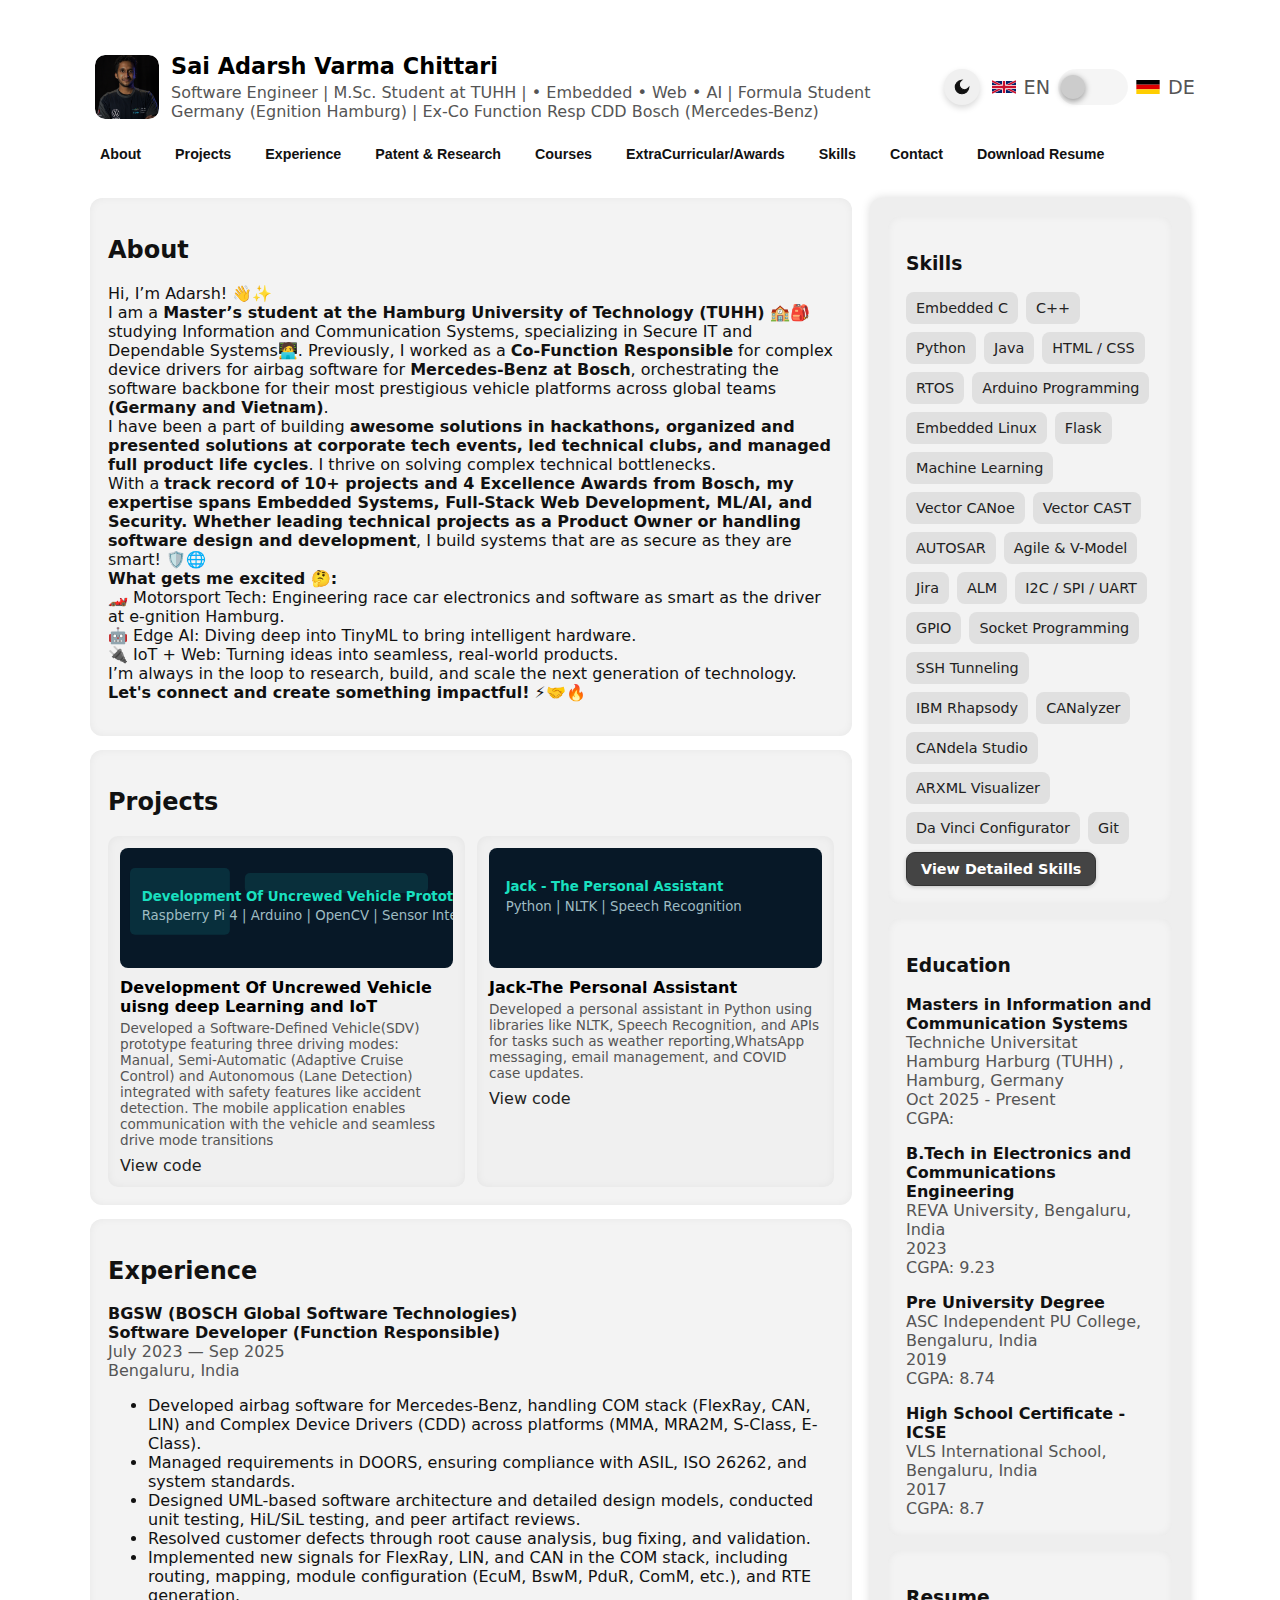
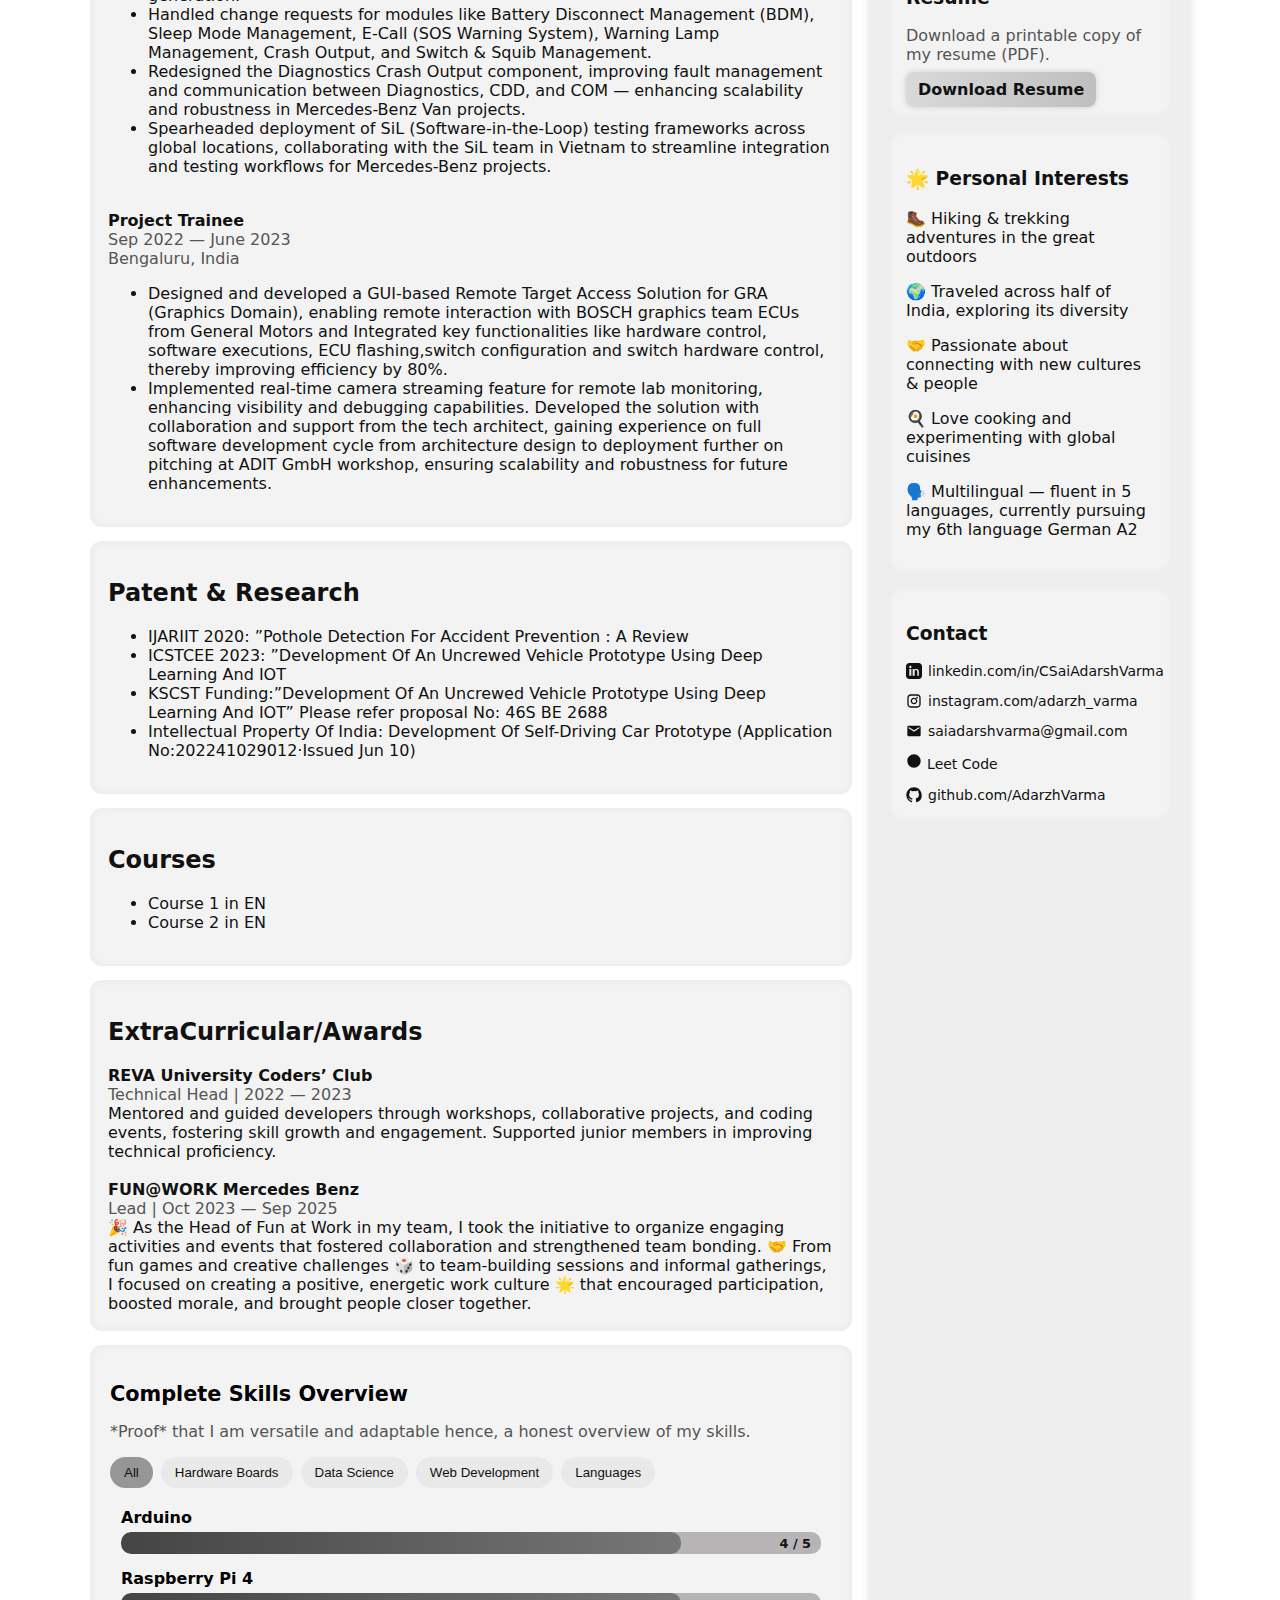
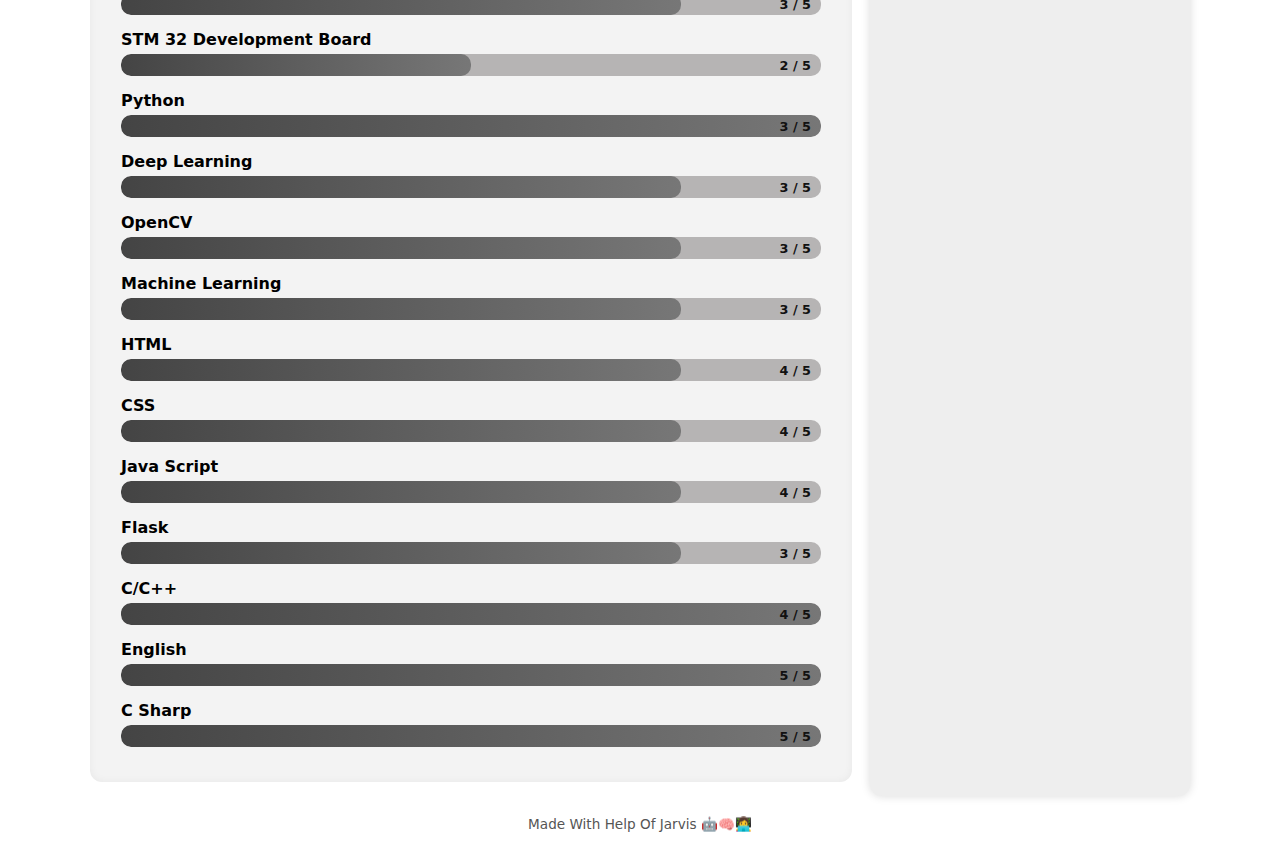
<file: index.html>
<!--
Embedded Software Engineer Portfolio (Single-file HTML)
Ready to host on GitHub Pages: place this file as index.html in repo "yourusername.github.io"

How to customize quickly:
 - Replace NAME, HEADLINE, and placeholder text inside the translations object.
 - Replace project images by swapping the <svg> placeholders or add files and update src.
 - Add your resume file as resume.pdf in the same repo (or update link below).
 - Commit & push to GitHub, go to Settings → Pages and enable site from main branch / root.

This file contains:
 - A language slider (EN / DE) toggling all visible text without reload.
 - Embedded-friendly sections: About, Skills, Projects, Experience, Education, Resume.
 - Responsive layout, no external dependencies.
-->

<!doctype html>
<html lang="en">

<head>
  <meta charset="utf-8" />
  <meta name="viewport" content="width=device-width,initial-scale=1" />
  <title> C Sai Adarsh Varma — Embedded Software Engineer</title>
  <meta name="description" content="Embedded Software Engineer portfolio — C/C++, RTOS, STM32, CAN. Ready-to-host GitHub Pages." />
  <!-- CSS External File Linking -->
  <link rel="stylesheet" href="style.css" />
  <!-- Theme CSS (swapped dynamically) -->
  <link id="theme-link" rel="stylesheet" href="style.css">
</head>
<body>
  <div class="wrap">

    <!-- Top Bar Holding Name, Navigation Bar and Slider For Language Start -->
    <div class="topbar">
      <header>
        <!-- Name and Designation -->
        <div class="brand">
          <div class="avatar" id="avatarBtn" title="View photo">
            <img src="imgsrc\Final_Portfolio_Pic.jpg" alt="Sai Adarsh" onerror="this.style.display='none'">
            <span class="avatar-fallback"></span>
          </div>
          <div>
            <h1 data-key="name">Sai Adarsh Varma Chittari</h1>
            <p class="lead" data-key="headline">Embedded Software Engineer | Function Responsible Complex Device Drivers Airbags | C/C++</p>
          </div>
        </div>


        <div class="header-controls">
          <!-- Theme toggle button -->
          <button id="theme-switch" aria-label="Toggle theme">
              <!-- Moon for dark mode (centered) -->
                <svg xmlns="http://www.w3.org/2000/svg" viewBox="0 0 24 24">
                  <path d="M21 12.79A9 9 0 1111.21 3a7 7 0 109.79 9.79z"/>
                </svg>

              <!-- Sun for light mode -->
              <svg xmlns="http://www.w3.org/2000/svg" viewBox="0 0 24 24">
                <circle cx="12" cy="12" r="5"/>
                <g stroke="#111" stroke-width="2">
                  <line x1="12" y1="1" x2="12" y2="4"/>
                  <line x1="12" y1="20" x2="12" y2="23"/>
                  <line x1="4.22" y1="4.22" x2="6.34" y2="6.34"/>
                  <line x1="17.66" y1="17.66" x2="19.78" y2="19.78"/>
                  <line x1="1" y1="12" x2="4" y2="12"/>
                  <line x1="20" y1="12" x2="23" y2="12"/>
                  <line x1="4.22" y1="19.78" x2="6.34" y2="17.66"/>
                  <line x1="17.66" y1="6.34" x2="19.78" y2="4.22"/>
                </g>
              </svg>
          </button>
        </div>
          
        <!-- Note: Incase Language Feature is Not Needed Comment Below Section and Check Java Script File -->
        <!-- Language Slider -->
        <div class="lang-toggle">
          <div class="labels">
            <svg xmlns="http://www.w3.org/2000/svg" viewBox="0 0 60 30" width="24" height="14">
              <rect width="60" height="30" fill="#012169"/>
              <path d="M0,0 L60,30 M60,0 L0,30" stroke="#fff" stroke-width="6"/>
              <path d="M0,0 L60,30 M60,0 L0,30" stroke="#C8102E" stroke-width="4"/>
              <path d="M30,0 V30 M0,15 H60" stroke="#fff" stroke-width="10"/>
              <path d="M30,0 V30 M0,15 H60" stroke="#C8102E" stroke-width="6"/>
            </svg>
            <span>EN</span>
          </div>
          <label class="toggle" title="English / Deutsch">
            <input id="langCheck" type="checkbox" aria-label="Switch language">
            <div class="knob"></div>
          </label>
          <div class="labels">
            <svg xmlns="http://www.w3.org/2000/svg" viewBox="0 0 5 3" width="24" height="14">
              <rect width="5" height="1" fill="#000"/>
              <rect y="1" width="5" height="1" fill="#D00"/>
              <rect y="2" width="5" height="1" fill="#FFCE00"/>
            </svg>
            <span>DE</span>
          </div>
        </div>
        <!-- Note: Incase Language Feature is Not Needed Comment Above Section and Check Java Script File -->
      </header>

      <!-- Navigation bar -->
      <nav class="navbar" aria-label="Page sections navigation">
        <button type="button" data-target="about" data-key="nav_about_text">About</button>
        <button type="button" data-target="projects" data-key="nav_projects_text">Projects</button>
        <button type="button" data-target="experience" data-key="nav_experience_text">Experience</button>
        <button type="button" data-target="Patent & Research" data-key="nav_Patent_Research_text">Patent &
          Research</button>
        <button type="button" data-target="Courses" data-key="nav_courses_text">Courses</button>
        <button type="button" data-target="ExtraCirrucular"
          data-key="nav_extracirrcular_text">ExtraCirrucular/Awards</button>
        <button type="button" data-target="Skills" data-key="nav_skills_text">Skills</button>
        <button type="button" data-target="Contact" data-key="nav_contact_text">Contact</button>
        <button type="button" data-target="Resume" data-key="nav_resume_text">Download Resume</button>
      </nav>
    </div>
    <!-- Top Bar Holding Name, Navigation Bar and Slider For Language End -->


    <div class="grid">
      <!-- Center Of the Website Start -->
      <main>
        <!-- About Section Start -->
        <section class="card" id="about">
          <h2 data-key="about_title">About</h2>
          <p data-key="about_text">
            Hi, I’m Adarsh!👋✨
            I am a Master’s student at the Hamburg University of Technology (TUHH) 🏫🎒 studying Information and Communication Systems, specializing in Secure IT and Dependable Systems. Previously, 
            I worked as a Co-Function Responsible for complex device drivers for airbag software for Mercedes-Benz at Bosch, orchestrating the software backbone for their most prestigious vehicle platforms across global teams (Germany and Vietnam).
            I have been a part of building awesome solutions in hackathons, organized and presented solutions at corporate tech events, led technical clubs, 
            and managed full product life cycles. I thrive on solving complex technical bottlenecks. 
            With a track record of 10+ projects and 4 Excellence Awards from Bosch, my expertise spans Embedded Systems, 
            Full-Stack Web Development, ML/AI, and Security. Whether leading technical projects as a Product Owner or 
            handling software design and development, I build systems that are as secure as they are smart! 🛡️🌐 
            What gets me excited 🤔: 
             🏎️ Motorsport Tech: Engineering race car electronics and software as smart as the driver at e-gnition Hamburg.
             🤖 Edge AI: Diving deep into TinyML to bring intelligence to the hardware level.
             🔌 IoT + Web: Turning hardware ideas into seamless, real-world products.
             I’m always in the loop to research, build, and scale the next generation of technology. 
             Let's connect and create something impactful! ⚡🤝🔥
            </p>
        </section>
        <!-- About Section End -->

        <!-- Projects Section Start -->
        <section class="card" id="projects">
          <h2 data-key="projects_title">Projects</h2>
          <div class="projects">
            <article class="project">
              <!-- SVG placeholder for hardware image -->
              <svg width="100%" height="120" viewBox="0 0 400 120" xmlns="http://www.w3.org/2000/svg"
                style="background:#071827;border-radius:8px">
                <g fill="#072b3a" font-family="sans-serif" font-size="12">
                  <rect x="12" y="12" width="120" height="80" rx="6" fill="#082f3c" />
                  <rect x="150" y="18" width="220" height="24" rx="6" fill="#092f3b" />
                </g>
                <text x="26" y="52" fill="#19e0c0" font-weight="600">Development Of Uncrewed Vehicle
                  Prototype Using Deep Learning and IOT</text>
                <text x="26" y="74" fill="#9fbcc3">Raspberry Pi 4 | Arduino | OpenCV | Sensor Intergration | PCB
                  Designing </text>
              </svg>
              <h4 data-key="proj1_title">Development Of Uncrewed Vehicle Prototype Using Deep Learning and IOT</h4>
              <div class="meta" data-key="proj1_desc">Developed a Software-Defined Vehicle(SDV) prototype featuring
                three driving modes: Manual, Semi-Automatic
                (Adaptive Cruise Control) and Autonomous (Lane Detection) integrated with safety features like accident
                detection. The mobile application enables communication with the vehicle and seamless drive mode
                transitions</div>
              <div style="margin-top:8px"><a href="#" data-key="proj1_link">View code</a></div>
            </article>

            <article class="project">
              <!-- SVG placeholder for hardware image -->
              <svg width="100%" height="120" viewBox="0 0 400 120" xmlns="http://www.w3.org/2000/svg"
                style="background:#071827;border-radius:8px">
                <text x="20" y="40" fill="#19e0c0" font-weight="700">Jack - The Personal Assistant</text>
                <text x="20" y="64" fill="#9fbcc3">Python | NLTK | Speech Recognition</text>
              </svg>
              <h4 data-key="proj2_title">Jack - The Personal Assistant</h4>
              <div class="meta" data-key="proj2_desc">Developed a personal assistant in Python using libraries like
                NLTK, Speech Recognition, and APIs for tasks such as weather
                reporting,WhatsApp messaging, email management, and COVID case updates. Inturn integrated a depression
                therapy feature, providing support through conversation
                and resources to improve user well-being.</div>
              <div style="margin-top:8px"><a href="#" data-key="proj2_link">View code</a></div>
            </article>
          </div>
        </section>
        <!-- Projects Section End -->

        <!-- Experience Section Start -->
        <section class="card" id="experience">
          <h2 data-key="experience_title">Experience</h2>
          <div>
            <strong>BGSW (BOSCH Global Software Technologies)</strong><br>
            <strong>Software Developer (Function Responsible)</strong>
            <div class="muted">July 2023 — Sep 2025</div>
            <div class="muted">Bengaluru, India</div>
            <div data-key="experience1_desc">
              <ul>
                <li>Developed airbag software for Mercedes-Benz, handling COM stack (FlexRay, CAN, LIN) and Complex
                  Device Drivers (CDD) across platforms (MMA, MRA2M, S-Class, E-Class).</li>
                <li>Managed requirements in DOORS, ensuring compliance with ASIL, ISO 26262, and system standards.</li>
                <li>Designed UML-based software architecture and detailed design models, conducted unit testing, HiL/SiL
                  testing, and peer artifact reviews.</li>
                <li>Resolved customer defects through root cause analysis, bug fixing, and validation.</li>
                <li>Implemented new signals for FlexRay, LIN, and CAN in the COM stack, including routing, mapping,
                  module configuration (EcuM, BswM, PduR, ComM, etc.), and RTE generation.</li>
                <li>Handled change requests for modules like Battery Disconnect Management (BDM), Sleep Mode Management,
                  E-Call (SOS Warning System), Warning Lamp Management, Crash Output, and Switch & Squib Management.
                </li>
                <li>Redesigned the Diagnostics Crash Output component, improving fault management and communication
                  between Diagnostics, CDD, and COM — enhancing scalability and robustness in Mercedes-Benz Van
                  projects.</li>
                <li>Spearheaded deployment of SiL (Software-in-the-Loop) testing frameworks across global locations,
                  collaborating with the SiL team in Vietnam to streamline integration and testing workflows for
                  Mercedes-Benz projects.</li>
              </ul>
            </div>
          </div>
          <br>
          <div>
            <strong>Project Trainee</strong>
            <div class="muted">Sep 2022 — June 2023</div>
            <div class="muted">Bengaluru, India</div>
            <div data-key="experience2_desc">
              <ul>
                <li>Designed and developed a GUI-based Remote Target Access Solution for GRA (Graphics Domain), enabling
                  remote interaction with BOSCH graphics team ECUs from General Motors and Integrated key
                  functionalities like hardware control, software executions, ECU flashing,switch configuration and switch hardware control,
                  thereby improving efficiency by 80%.</li>
                <li>Implemented real-time camera streaming feature for remote lab monitoring, enhancing visibility and
                  debugging
                  capabilities. Developed the solution with collaboration and support from the tech architect, gaining
                  experience on full software development cycle from architecture design to deployment further on
                  pitching at ADIT GmbH workshop,
                  ensuring scalability and robustness for future enhancements.</li>
              </ul>
            </div>
          </div>
        </section>
        <!-- Experience Section End -->

        <!-- Patent and Research Section Starts -->
        <section class="card" id="Patent & Research">
          <h2 data-key="Patent_Research_title">Patent & Research</h2>
          <div>
            <div data-key="patent_research_description">
              <ul>
                <li> IJARIIT 2020: ”Pothole Detection For Accident Prevention : A Review </li>
                <li>ICSTCEE 2023: ”Development Of An Uncrewed Vehicle Prototype Using Deep Learning And IOT</li>
                <li>KSCST Funding:”Development Of An Uncrewed Vehicle Prototype Using Deep Learning And IOT” Please
                  refer proposal No: 46S BE 2688</li>
                <li>Intellectual Property Of India: Development Of Self-Driving Car Prototype (Application
                  No:202241029012
                  ·Issued Jun 10) </li>
              </ul>
            </div>

          </div>
        </section>
        <!-- Patent and Research Section End -->

        <!-- Course Section Start -->
        <section class="card" id="Courses">
          <h2 data-key="Courses_title">Courses</h2>
          <div>
            <div data-key="courses_description"></div>
            <ul>

            </ul>
          </div>
        </section>
        <!-- Course Section End -->

        <!-- ExtraCurricular/Awards Section Start -->
        <section class="card" id="ExtraCirrucular">
          <h2 data-key="ExtraCirrucular_title">ExtraCirrucular/Awards</h2>
          <div>
            <strong>REVA University Coders’ Club</strong>
            <div class="muted">Technical Head | 2022 — 2023 </div>
            <div data-key="extracirrucular1_description">Mentored and guided developers through workshops, collaborative projects, and
              coding events, fostering skill growth and
              engagement. Supported junior members in improving technical proficiency.</div>
          </div>
          <br>
          <div>
            <strong>FUN@WORK Mercedes Benz</strong>
            <div class="muted">Lead | Oct 2023 — Sep 2025 </div>
            <div data-key="extracirrucular2_description">🎉 As the Head of Fun at Work in my team, I took the initiative to organize
              engaging activities and events that fostered collaboration and strengthened team bonding. 🤝 From fun games and creative
              challenges 🎲 to team-building sessions and informal gatherings, I focused on creating a positive, energetic work culture 🌟 that encouraged participation, boosted morale,
              and brought people closer together.</div>
          </div>
        </section>
        <!-- ExtraCurricular/Awards Section End -->

        <!-- Detailed Skills Overview Section Start -->
         <section class="card" id="Skills_overview">
          <h2 data-key="skills_overview_title">Complete Skills Overview</h2>
          <p class="muted" data-key="skills_overview_note">*Proof* that I am versatile and adaptable hence, a honest overview of my skills.</p>

          <!-- Filter Tabs -->
          <div class="skill-filters">
            <button class="filter-btn active" data-filter="all">All</button>
            <button class="filter-btn" data-filter="hardware_boards">Hardware Boards</button>
            <button class="filter-btn" data-filter="data-science">Data Science</button>
            <button class="filter-btn" data-filter="web">Web Development</button>
            <button class="filter-btn" data-filter="languages">Languages</button>
          </div>

          <!-- Skills List -->
          <div class="skills-container">

            <div class="skill-bar hardware_boards">
              <strong class="skill-name">Arduino</strong>
              <div class="bar">
                <div class="progress" style="width:80%"></div>
                <span class="rating">4 / 5</span>
              </div>
            </div>
            
            <div class="skill-bar hardware_boards">
              <strong class="skill-name">Raspberry Pi 4</strong>
              <div class="bar">
                <div class="progress" style="width:80%"></div>
                <span class="rating">3 / 5</span>
              </div>
            </div>  

            <div class="skill-bar hardware_boards">
              <strong class="skill-name">STM 32 Development Board</strong>
              <div class="bar">
                <div class="progress" style="width:50%"></div>
                <span class="rating">2 / 5</span>
              </div>
            </div>              

            <div class="skill-bar data-science languages">
              <strong class="skill-name">Python</strong>
              <div class="bar">
                <div class="progress" style="width:100%"></div>
                <span class="rating">3 / 5</span>
              </div>
            </div>

            <div class="skill-bar data-science">
              <strong class="skill-name">Deep Learning</strong>
              <div class="bar">
                <div class="progress" style="width:80%"></div>
                <span class="rating">3 / 5</span>
              </div>
            </div>

            <div class="skill-bar data-science">
              <strong class="skill-name">OpenCV</strong>
              <div class="bar">
                <div class="progress" style="width:80%"></div>
                <span class="rating">3 / 5</span>
              </div>
            </div>

            <div class="skill-bar data-science">
              <strong class="skill-name">Machine Learning</strong>
              <div class="bar">
                <div class="progress" style="width:80%"></div>
                <span class="rating">3 / 5</span>
              </div>
            </div>
            

            <div class="skill-bar web">
              <strong class="skill-name">HTML</strong>
              <div class="bar">
                <div class="progress" style="width:80%"></div>
                <span class="rating">4 / 5</span>
              </div>
            </div>

            <div class="skill-bar web">
              <strong class="skill-name">CSS</strong>
              <div class="bar">
                <div class="progress" style="width:80%"></div>
                <span class="rating">4 / 5</span>
              </div>
            </div>

            <div class="skill-bar web">
              <strong class="skill-name">Java Script</strong>
              <div class="bar">
                <div class="progress" style="width:80%"></div>
                <span class="rating">4 / 5</span>
              </div>
            </div>

            <div class="skill-bar web">
              <strong class="skill-name">Flask</strong>
              <div class="bar">
                <div class="progress" style="width:80%"></div>
                <span class="rating">3 / 5</span>
              </div>
            </div>            
            
            <div class="skill-bar languages">
              <strong class="skill-name">C/C++</strong>
              <div class="bar">
                <div class="progress" style="width:100%"></div>
                <span class="rating">4 / 5</span>
              </div>
            </div> 

            
            <div class="skill-bar languages web">
              <strong class="skill-name">English</strong>
              <div class="bar">
                <div class="progress" style="width:100%"></div>
                <span class="rating">5 / 5</span>
              </div>
            </div>

            <div class="skill-bar languages web">
              <strong class="skill-name">C Sharp</strong>
              <div class="bar">
                <div class="progress" style="width:100%"></div>
                <span class="rating">5 / 5</span>
              </div>
            </div>            

            
          </div>
        </section>
        <!-- Detailed Skills Overview Section End --> 

      </main>
      <!-- Center Of the Website End -->

      <!-- Side Panel Start -->
      <aside>
        <!-- Skills Card Start -->
        <div class="card">
          <h3 data-key="skills_title" id="Skills">Skills</h3>
          <div class="skills">
            <span class="chip">Embedded C</span>
            <span class="chip">C++</span>
            <span class="chip">Python</span>
            <span class="chip">Java</span>
            <span class="chip">HTML / CSS</span>
            <span class="chip">RTOS</span>
            <span class="chip">Arduino Programming</span>
            <span class="chip">Embedded Linux</span>
            <span class="chip">Flask</span>
            <span class="chip">Machine Learning</span>
            <span class="chip">Vector CANoe</span>
            <span class="chip">Vector CAST</span>
            <span class="chip">AUTOSAR</span>
            <span class="chip">Agile & V-Model</span>
            <span class="chip">Jira</span>
            <span class="chip">ALM</span>
            <span class="chip">I2C / SPI / UART</span>
            <span class="chip">GPIO</span>
            <span class="chip">Socket Programming</span>
            <span class="chip">SSH Tunneling</span>
            <span class="chip">IBM Rhapsody</span>
            <span class="chip">CANalyzer</span>
            <span class="chip">CANdela Studio</span>
            <span class="chip">ARXML Visualizer</span>
            <span class="chip">Da Vinci Configurator</span>
            <span class="chip">Git</span>
            <br>
            <!-- For the detailed skills Button -->
            <a class="btn" id="skillsBtn" href="#Skills_overview" data-key="skills_btn">
              View Detailed Skills
            </a>
          </div>
        </div>



        <!-- Skills Card End -->

        <!-- Education Card Start -->
        <div class="card">
          <h3 data-key="education_title">Education</h3>
          <div style="margin-top: 16px;">
            <strong>Masters in Information and Communication Systems</strong><br />
            <span class="muted">Techniche Universitat Hamburg Harburg (TUHH) , Hamburg, Germany</span><br />
            <span class="muted">Oct 2025 - Present</span><br />
            <span class="muted">CGPA: </span>
          </div>
          <div style="margin-top: 16px;">
            <strong>B.Tech in Electronics and Communications Engineering</strong><br />
            <span class="muted">REVA University, Bengaluru, India</span><br />
            <span class="muted"> 2023</span><br />
            <span class="muted">CGPA: 9.23</span>
          </div>
          <div style="margin-top: 16px;">
            <strong>Pre University Degree</strong><br />
            <span class="muted">ASC Independent PU College, Bengaluru, India</span><br />
            <span class="muted">2019</span><br />
            <span class="muted">CGPA: 8.74</span>
          </div>
          <div style="margin-top: 16px;">
            <strong>High School Certificate - ICSE </strong><br />
            <span class="muted">VLS International School, Bengaluru, India</span><br />
            <span class="muted">2017</span><br />
            <span class="muted">CGPA: 8.7</span>
          </div>
        </div>
        <!-- Education Card End -->

        <!-- Download Resume Card Start -->
        <div class="card">
          <h3 data-key="resume_title" id="Resume">Resume</h3>
          <p class="muted" data-key="resume_description">Download a printable copy of my resume (PDF).</p>
          <a class="btn" id="resumeBtn" href="resume.pdf" download data-key="resume_btn">Download Resume</a>
        </div>
        <!-- Download Resume Card End -->

        <!-- Personal Interest Card Start -->
        <div class="card" id="Personal Interests">
          <h3 data-key="personal_interests_title"> 🌟 Personal Interests</h3>
          <p data-key="personal_description_1">🥾 Hiking & trekking adventures in the great outdoors</p>
          <p data-key="personal_description_2">🌍 Traveled across half of India, exploring its diversity</p>
          <p data-key="personal_description_3">🤝 Passionate about connecting with new cultures & people</p>
          <p data-key="personal_description_4">🍳 Love cooking and experimenting with global cuisines</p>
          <p data-key="personal_description_5">🗣️ Multilingual — fluent in 5 languages, currently pursuing my 6th language German A2 </p>
          </ul>
        </div>
        <!-- Personal Interest Card End -->

        <!-- Contact Card Start -->
        <div class="card" id="Contact">
          <h3 data-key="contact_title">Contact</h3>
          <div class="contact-icons" style="display:flex;gap:14px;align-items:center;flex-wrap:wrap;">
            <!-- LinkedIn -->
            <a href="https://www.linkedin.com/in/c-sai-adarsh-varma-8560b3208/" target="_blank" title="LinkedIn"
              style="display:flex;align-items:center;gap:6px;">
              <svg width="16" height="16" viewBox="0 0 24 24" fill="currentColor">
                <path d="M19 0h-14c-2.76 0-5 2.24-5 
                  5v14c0 2.76 2.24 5 5 
                  5h14c2.76 0 5-2.24 
                  5-5v-14c0-2.76-2.24-5-5-5zm-11 
                  19h-3v-10h3v10zm-1.5-11.28c-.97 
                  0-1.75-.79-1.75-1.76s.78-1.76 
                  1.75-1.76 1.75.79 
                  1.75 1.76-.78 1.76-1.75 1.76zm13.5 
                  11.28h-3v-5.6c0-1.34-.03-3.06-1.87-3.06-1.87 
                  0-2.16 1.46-2.16 2.96v5.7h-3v-10h2.88v1.37h.04c.4-.76 
                  1.38-1.55 2.84-1.55 3.04 0 3.6 2 3.6 4.59v5.59z" />
              </svg>
              <span style="font-size: 14px;">linkedin.com/in/CSaiAdarshVarma</span>
            </a>

            <!-- Instagram -->
            <a href="https://instagram.com/yourprofile" target="_blank" title="Instagram"
              style="display:flex;align-items:center;gap:6px;">
              <svg width="16" height="16" viewBox="0 0 24 24" fill="currentColor">
                <path d="M7 2C4.24 2 2 4.24 2 
                  7v10c0 2.76 2.24 5 5 
                  5h10c2.76 0 5-2.24 
                  5-5V7c0-2.76-2.24-5-5-5H7zm10 
                  2c1.65 0 3 1.35 3 3v10c0 
                  1.65-1.35 3-3 3H7c-1.65 
                  0-3-1.35-3-3V7c0-1.65 
                  1.35-3 3-3h10zm-5 3c-2.76 0-5 
                  2.24-5 5s2.24 5 5 
                  5 5-2.24 5-5-2.24-5-5-5zm0 
                  2c1.65 0 3 1.35 3 3s-1.35 3-3 
                  3-3-1.35-3-3 1.35-3 3-3zm4.5-.75a1.25 
                  1.25 0 1 0 0-2.5 1.25 
                  1.25 0 0 0 0 2.5z" />
              </svg>
              <span style="font-size: 14px;">instagram.com/adarzh_varma</span>
            </a>

            <!-- Email with visible text -->
            <a href="mailto:saiadarshvarma@gmail.com" style="display:flex;align-items:center;gap:6px;" title="Email">
              <svg width="16" height="16" viewBox="0 0 24 24" fill="currentColor">
                <path d="M20 4H4c-1.1 0-2 
                  .9-2 2v12c0 1.1.9 2 2 
                  2h16c1.1 0 2-.9 
                  2-2V6c0-1.1-.9-2-2-2zm0 
                  4-8 5-8-5V6l8 
                  5 8-5v2z" />
              </svg>
              <span style="font-size: 14px;">saiadarshvarma@gmail.com</span>
            </a>

            <!-- LeetCode -->
            <a href="https://leetcode.com/yourprofile" target="_blank" title="LeetCode">
              <svg width="16" height="16" viewBox="0 0 24 24" fill="currentColor">
                <path d="M17.5 17H10l-3-3 
                  3-3h7.5v2H12.5l-1 1 
                  1 1H17.5v2zM20 
                  12c0 4.41-3.59 8-8 
                  8s-8-3.59-8-8 3.59-8 
                  8-8 8 3.59 8 8zM2 12C2 
                  6.48 6.48 2 12 2s10 
                  4.48 10 10-4.48 10-10 
                  10S2 17.52 2 12z" />
              </svg>
              <span style="font-size: 14px;">Leet Code</span>
            </a>

            <!-- GitHub -->
            <a href="https://github.com/AdarzhVarma" target="_blank" title="GitHub"
              style="display:flex;align-items:center;gap:6px;">
              <svg width="16" height="16" viewBox="0 0 24 24" fill="currentColor">
                <path d="M12 .5C5.73.5.5 
                    5.73.5 12c0 5.08 3.29 9.38 
                    7.86 10.91.58.11.79-.25.79-.56 
                    0-.28-.01-1.02-.02-2-3.2.7-3.88-1.54-3.88-1.54-.53-1.36-1.3-1.72-1.3-1.72-1.07-.73.08-.72.08-.72 
                    1.18.08 1.8 1.21 1.8 1.21 1.05 1.79 2.75 
                    1.27 3.42.97.11-.76.41-1.27.75-1.56-2.55-.29-5.23-1.28-5.23-5.72 
                    0-1.26.45-2.29 1.19-3.1-.12-.29-.52-1.46.11-3.05 
                    0 0 .97-.31 3.18 1.18a11.07 11.07 0 0 1 5.79 
                    0c2.21-1.49 3.18-1.18 3.18-1.18.63 1.59.23 2.76.11 
                    3.05.74.81 1.19 1.84 1.19 3.1 
                    0 4.45-2.69 5.43-5.25 5.71.42.36.8 1.07.8 
                    2.16 0 1.56-.01 2.81-.01 3.19 
                    0 .31.21.68.8.56A10.51 10.51 0 0 0 23.5 
                    12c0-6.27-5.23-11.5-11.5-11.5z" />
              </svg>
              <span style="font-size: 14px;">github.com/AdarzhVarma</span>
            </a>
          </div>
        </div>
        <!-- Contact Card Ends -->
      </aside>
      <!-- Side Panel Ends -->
    </div>

    <!-- Ending page Statement Line Starts -->
    <footer>
      <div class="muted">Made With Help Of Jarvis 🤖🧠👩‍💻 </div>
    </footer>
    <!-- Ending page Statement Line Ends -->
  </div>

  <!-- Avatar Photo Overlay -->
  <div class="avatar-overlay" id="avatarOverlay">
    <div class="overlay-card">
      <button class="overlay-close" id="overlayClose">&#x2715;</button>
      <img src="imgsrc\Final_Portfolio_Pic.jpg" alt="Sai Adarsh Varma Chittari">
      <h2>Sai Adarsh Varma Chittari</h2>
      <p>Embedded Software Engineer</p>
      <p>📍 Hamburg, Germany</p>
    </div>
  </div>

  <!-- Link to external JS -->
  <script src="script.js"></script>
</body>
</html>
</file>
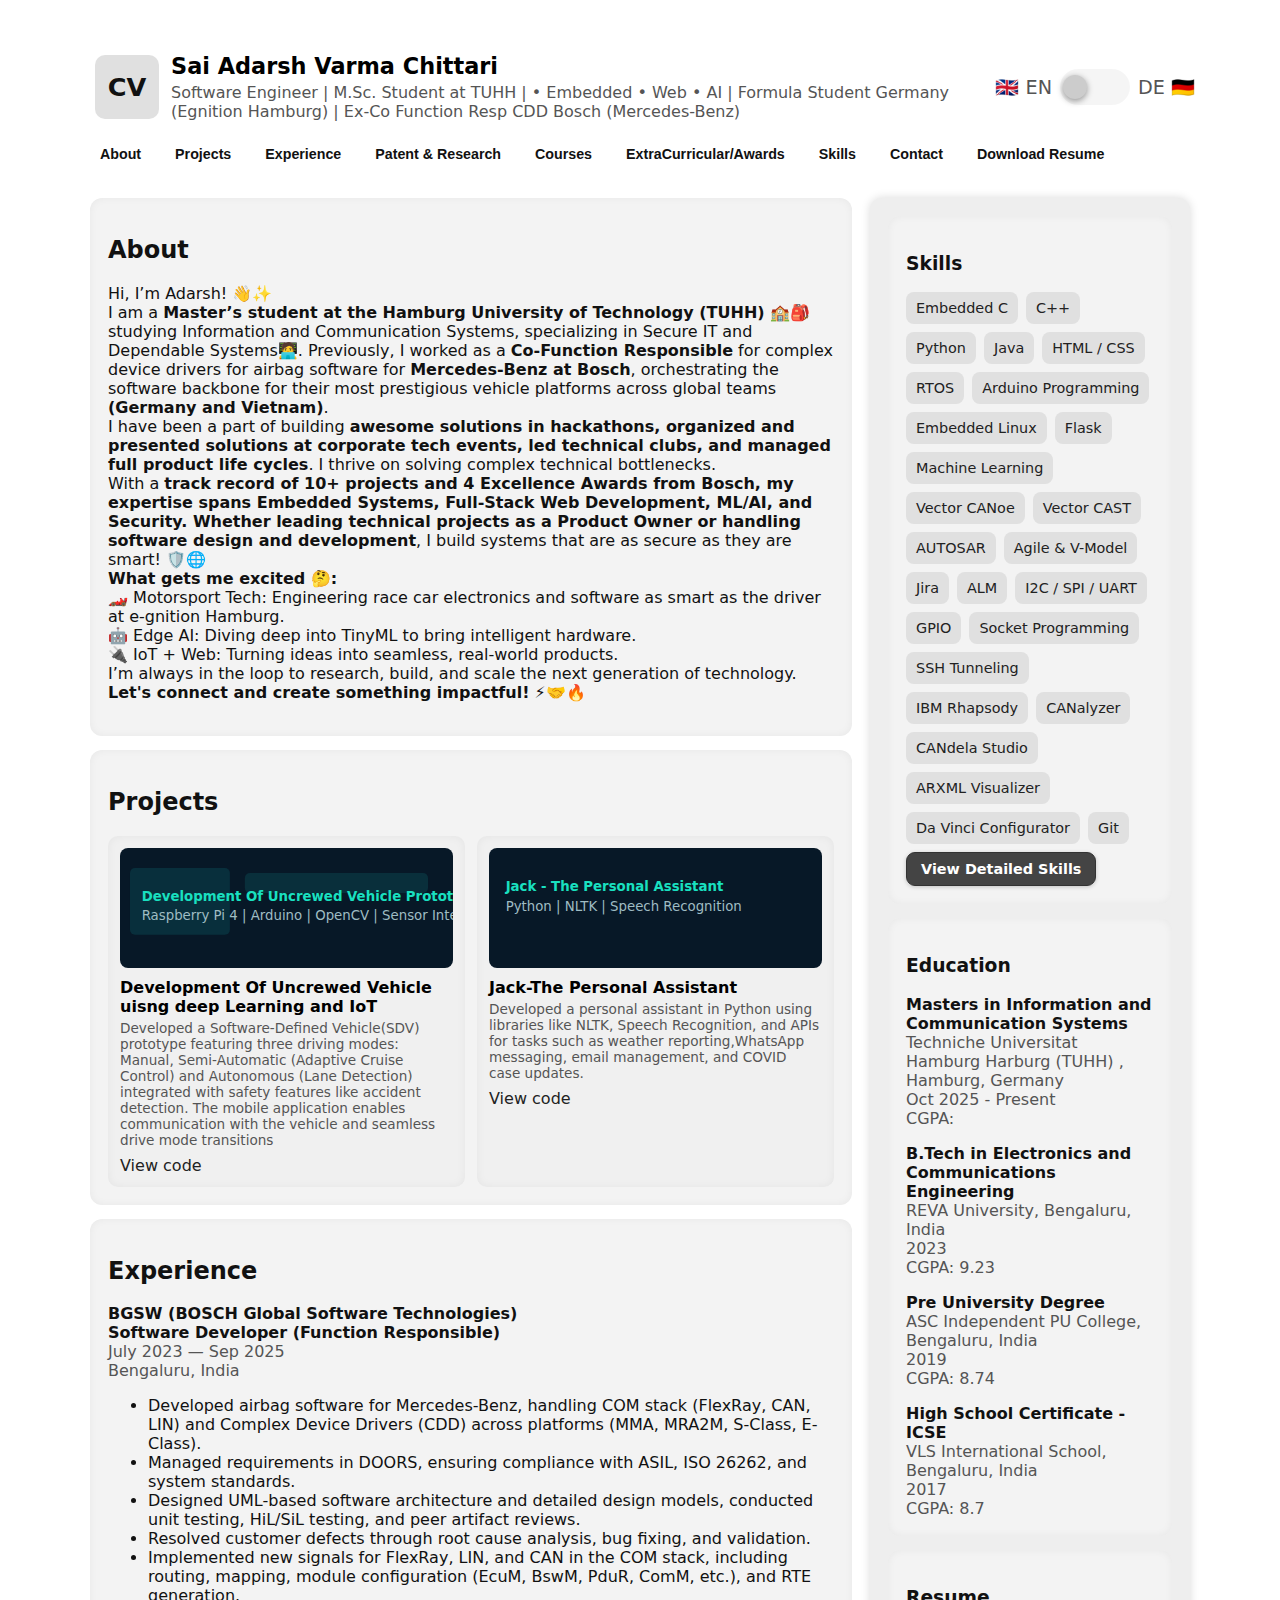
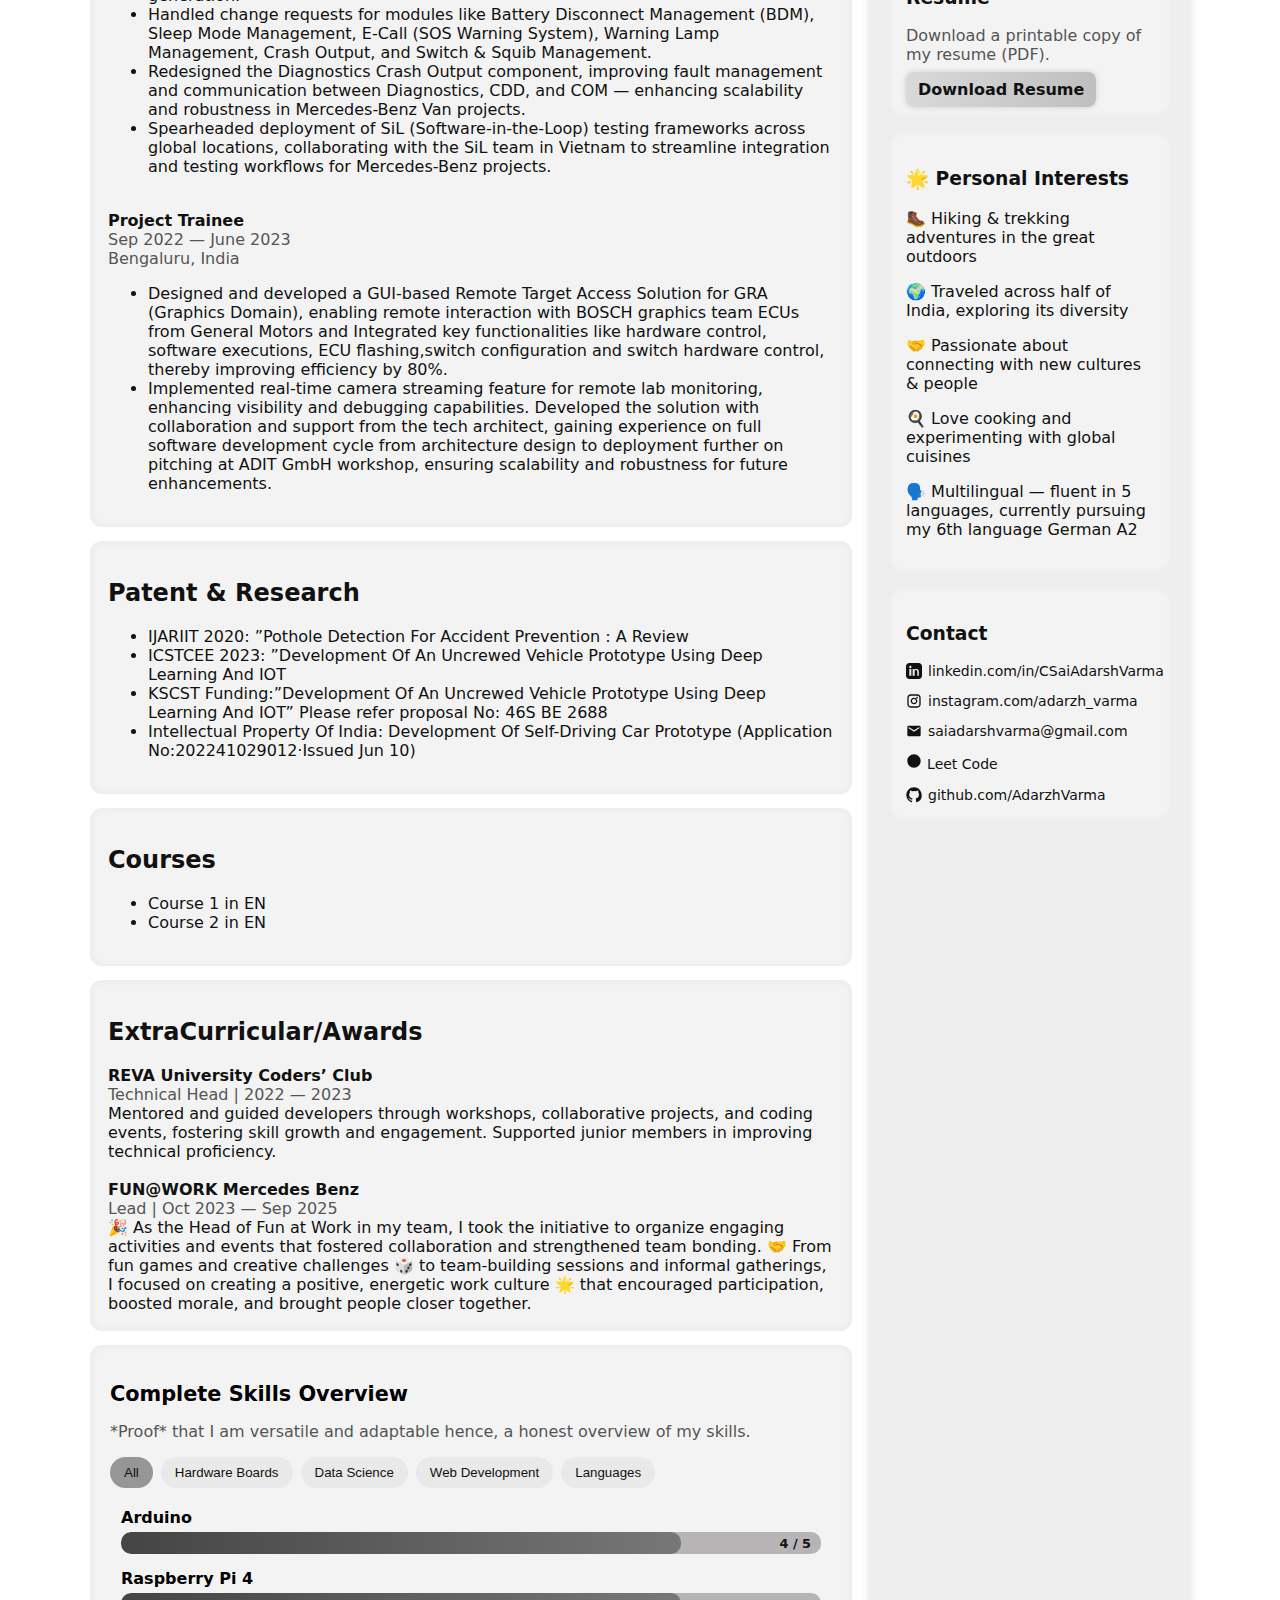
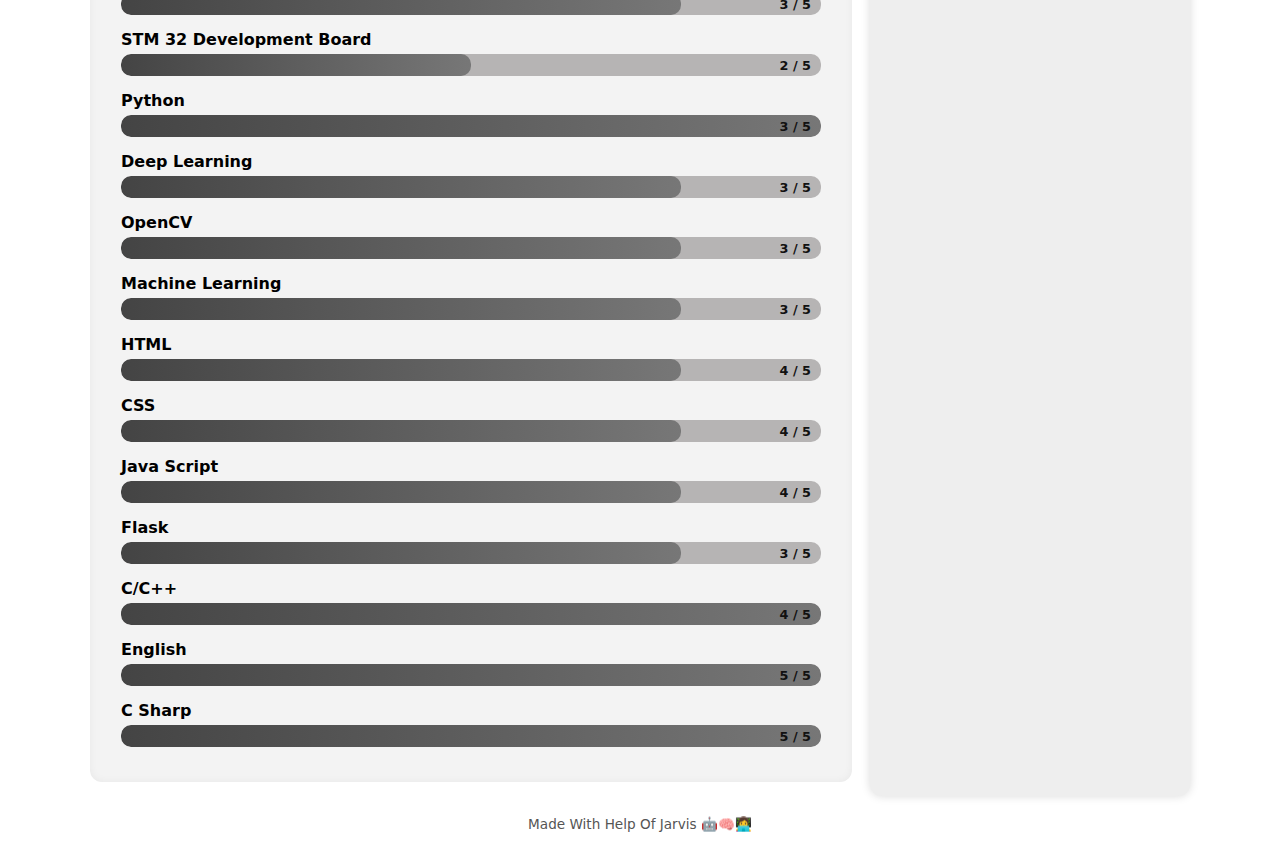
<file: V2.html>
<!--
Embedded Software Engineer Portfolio (Single-file HTML)
Ready to host on GitHub Pages: place this file as index.html in repo "yourusername.github.io"

How to customize quickly:
 - Replace NAME, HEADLINE, and placeholder text inside the translations object.
 - Replace project images by swapping the <svg> placeholders or add files and update src.
 - Add your resume file as resume.pdf in the same repo (or update link below).
 - Commit & push to GitHub, go to Settings → Pages and enable site from main branch / root.

This file contains:
 - A language slider (EN / DE) toggling all visible text without reload.
 - Embedded-friendly sections: About, Skills, Projects, Experience, Education, Resume.
 - Responsive layout, no external dependencies.
-->

<!doctype html>
<html lang="en">

<head>
  <meta charset="utf-8" />
  <meta name="viewport" content="width=device-width,initial-scale=1" />
  <title> C Sai Adarsh Varma — Embedded Software Engineer</title>
  <meta name="description" content="Embedded Software Engineer portfolio — C/C++, RTOS, STM32, CAN. Ready-to-host GitHub Pages." />
  <!-- CSS External File Linking -->
  <link rel="stylesheet" href="style.css" />
</head>
<body>
  <div class="wrap">

    <!-- Top Bar Holding Name, Navigation Bar and Slider For Language Start -->
    <div class="topbar">
      <header>
        <!-- Name and Designation -->
        <div class="brand">
          <div class="avatar">CV</div>
          <div>
            <h1 data-key="name">Sai Adarsh Varma Chittari</h1>
            <p class="lead" data-key="headline">Embedded Software Engineer | Function Responsible Complex Device Drivers
              Airbags | C/C++ </p>
          </div>
        </div>

        <!-- Note: Incase Language Feature is Not Needed Comment Below Section and Check Java Script File -->
        <!-- Language Slider -->
        <div class="lang-toggle">
          <div class="labels"><span>🇬🇧 EN</span></div>
          <label class="toggle" title="English / Deutsch">
            <input id="langCheck" type="checkbox" aria-label="Switch language">
            <div class="knob"></div>
          </label>
          <div class="labels"><span>DE 🇩🇪</span></div>
        </div>
        <!-- Note: Incase Language Feature is Not Needed Comment Above Section and Check Java Script File -->
      </header>

      <!-- Navigation bar -->
      <nav class="navbar" aria-label="Page sections navigation">
        <button type="button" data-target="about" data-key="nav_about_text">About</button>
        <button type="button" data-target="projects" data-key="nav_projects_text">Projects</button>
        <button type="button" data-target="experience" data-key="nav_experience_text">Experience</button>
        <button type="button" data-target="Patent & Research" data-key="nav_Patent_Research_text">Patent &
          Research</button>
        <button type="button" data-target="Courses" data-key="nav_courses_text">Courses</button>
        <button type="button" data-target="ExtraCirrucular"
          data-key="nav_extracirrcular_text">ExtraCirrucular/Awards</button>
        <button type="button" data-target="Skills" data-key="nav_skills_text">Skills</button>
        <button type="button" data-target="Contact" data-key="nav_contact_text">Contact</button>
        <button type="button" data-target="Resume" data-key="nav_resume_text">Download Resume</button>
      </nav>
    </div>
    <!-- Top Bar Holding Name, Navigation Bar and Slider For Language End -->


    <div class="grid">
      <!-- Center Of the Website Start -->
      <main>
        <!-- About Section Start -->
        <section class="card" id="about">
          <h2 data-key="about_title">About</h2>
          <p data-key="about_text">Hi, I'm Adarsh — a builder, a problem-solver, and an engineer who loves connecting
            innovation with real-world impact. I am a Masters Student At Technishe Universitat Hamburg Harburg.
            I have reviously worked as a Software developer and a Function Responsible at BOSCH for Airbags
            I love working in the field of AI, ML and IoT and am always in the loop to learn, research and contribute
            more.</p>
        </section>
        <!-- About Section End -->

        <!-- Projects Section Start -->
        <section class="card" id="projects">
          <h2 data-key="projects_title">Projects</h2>
          <div class="projects">
            <article class="project">
              <!-- SVG placeholder for hardware image -->
              <svg width="100%" height="120" viewBox="0 0 400 120" xmlns="http://www.w3.org/2000/svg"
                style="background:#071827;border-radius:8px">
                <g fill="#072b3a" font-family="sans-serif" font-size="12">
                  <rect x="12" y="12" width="120" height="80" rx="6" fill="#082f3c" />
                  <rect x="150" y="18" width="220" height="24" rx="6" fill="#092f3b" />
                </g>
                <text x="26" y="52" fill="#19e0c0" font-weight="600">Development Of Uncrewed Vehicle
                  Prototype Using Deep Learning and IOT</text>
                <text x="26" y="74" fill="#9fbcc3">Raspberry Pi 4 | Arduino | OpenCV | Sensor Intergration | PCB
                  Designing </text>
              </svg>
              <h4 data-key="proj1_title">Development Of Uncrewed Vehicle Prototype Using Deep Learning and IOT</h4>
              <div class="meta" data-key="proj1_desc">Developed a Software-Defined Vehicle(SDV) prototype featuring
                three driving modes: Manual, Semi-Automatic
                (Adaptive Cruise Control) and Autonomous (Lane Detection) integrated with safety features like accident
                detection. The mobile application enables communication with the vehicle and seamless drive mode
                transitions</div>
              <div style="margin-top:8px"><a href="#" data-key="proj1_link">View code</a></div>
            </article>

            <article class="project">
              <!-- SVG placeholder for hardware image -->
              <svg width="100%" height="120" viewBox="0 0 400 120" xmlns="http://www.w3.org/2000/svg"
                style="background:#071827;border-radius:8px">
                <text x="20" y="40" fill="#19e0c0" font-weight="700">Jack - The Personal Assistant</text>
                <text x="20" y="64" fill="#9fbcc3">Python | NLTK | Speech Recognition</text>
              </svg>
              <h4 data-key="proj2_title">Jack - The Personal Assistant</h4>
              <div class="meta" data-key="proj2_desc">Developed a personal assistant in Python using libraries like
                NLTK, Speech Recognition, and APIs for tasks such as weather
                reporting,WhatsApp messaging, email management, and COVID case updates. Inturn integrated a depression
                therapy feature, providing support through conversation
                and resources to improve user well-being.</div>
              <div style="margin-top:8px"><a href="#" data-key="proj2_link">View code</a></div>
            </article>
          </div>
        </section>
        <!-- Projects Section End -->

        <!-- Experience Section Start -->
        <section class="card" id="experience">
          <h2 data-key="experience_title">Experience</h2>
          <div>
            <strong>BGSW (BOSCH Global Software Technologies)</strong><br>
            <strong>Software Developer (Function Responsible)</strong>
            <div class="muted">July 2023 — Sep 2025</div>
            <div class="muted">Bengaluru, India</div>
            <div data-key="experience1_desc">
              <ul>
                <li>Developed airbag software for Mercedes-Benz, handling COM stack (FlexRay, CAN, LIN) and Complex
                  Device Drivers (CDD) across platforms (MMA, MRA2M, S-Class, E-Class).</li>
                <li>Managed requirements in DOORS, ensuring compliance with ASIL, ISO 26262, and system standards.</li>
                <li>Designed UML-based software architecture and detailed design models, conducted unit testing, HiL/SiL
                  testing, and peer artifact reviews.</li>
                <li>Resolved customer defects through root cause analysis, bug fixing, and validation.</li>
                <li>Implemented new signals for FlexRay, LIN, and CAN in the COM stack, including routing, mapping,
                  module configuration (EcuM, BswM, PduR, ComM, etc.), and RTE generation.</li>
                <li>Handled change requests for modules like Battery Disconnect Management (BDM), Sleep Mode Management,
                  E-Call (SOS Warning System), Warning Lamp Management, Crash Output, and Switch & Squib Management.
                </li>
                <li>Redesigned the Diagnostics Crash Output component, improving fault management and communication
                  between Diagnostics, CDD, and COM — enhancing scalability and robustness in Mercedes-Benz Van
                  projects.</li>
                <li>Spearheaded deployment of SiL (Software-in-the-Loop) testing frameworks across global locations,
                  collaborating with the SiL team in Vietnam to streamline integration and testing workflows for
                  Mercedes-Benz projects.</li>
              </ul>
            </div>
          </div>
          <br>
          <div>
            <strong>Project Trainee</strong>
            <div class="muted">Sep 2022 — June 2023</div>
            <div class="muted">Bengaluru, India</div>
            <div data-key="experience2_desc">
              <ul>
                <li>Designed and developed a GUI-based Remote Target Access Solution for GRA (Graphics Domain), enabling
                  remote interaction with BOSCH graphics team ECUs from General Motors and Integrated key
                  functionalities like hardware control, software executions, ECU flashing,switch configuration and switch hardware control,
                  thereby improving efficiency by 80%.</li>
                <li>Implemented real-time camera streaming feature for remote lab monitoring, enhancing visibility and
                  debugging
                  capabilities. Developed the solution with collaboration and support from the tech architect, gaining
                  experience on full software development cycle from architecture design to deployment further on
                  pitching at ADIT GmbH workshop,
                  ensuring scalability and robustness for future enhancements.</li>
              </ul>
            </div>
          </div>
        </section>
        <!-- Experience Section End -->

        <!-- Patent and Research Section Starts -->
        <section class="card" id="Patent & Research">
          <h2 data-key="Patent_Research_title">Patent & Research</h2>
          <div>
            <div data-key="patent_research_description">
              <ul>
                <li> IJARIIT 2020: ”Pothole Detection For Accident Prevention : A Review </li>
                <li>ICSTCEE 2023: ”Development Of An Uncrewed Vehicle Prototype Using Deep Learning And IOT</li>
                <li>KSCST Funding:”Development Of An Uncrewed Vehicle Prototype Using Deep Learning And IOT” Please
                  refer proposal No: 46S BE 2688</li>
                <li>Intellectual Property Of India: Development Of Self-Driving Car Prototype (Application
                  No:202241029012
                  ·Issued Jun 10) </li>
              </ul>
            </div>

          </div>
        </section>
        <!-- Patent and Research Section End -->

        <!-- Course Section Start -->
        <section class="card" id="Courses">
          <h2 data-key="Courses_title">Courses</h2>
          <div>
            <div data-key="courses_description"></div>
            <ul>

            </ul>
          </div>
        </section>
        <!-- Course Section End -->

        <!-- ExtraCurricular/Awards Section Start -->
        <section class="card" id="ExtraCirrucular">
          <h2 data-key="ExtraCirrucular_title">ExtraCirrucular/Awards</h2>
          <div>
            <strong>REVA University Coders’ Club</strong>
            <div class="muted">Technical Head | 2022 — 2023 </div>
            <div data-key="extracirrucular1_description">Mentored and guided developers through workshops, collaborative projects, and
              coding events, fostering skill growth and
              engagement. Supported junior members in improving technical proficiency.</div>
          </div>
          <br>
          <div>
            <strong>FUN@WORK Mercedes Benz</strong>
            <div class="muted">Lead | Oct 2023 — Sep 2025 </div>
            <div data-key="extracirrucular2_description">🎉 As the Head of Fun at Work in my team, I took the initiative to organize
              engaging activities and events that fostered collaboration and strengthened team bonding. 🤝 From fun games and creative
              challenges 🎲 to team-building sessions and informal gatherings, I focused on creating a positive, energetic work culture 🌟 that encouraged participation, boosted morale,
              and brought people closer together.</div>
          </div>
        </section>
        <!-- ExtraCurricular/Awards Section End -->

        <!-- Detailed Skills Overview Section Start -->
         <section class="card" id="Skills_overview">
          <h2 data-key="skills_overview_title">Complete Skills Overview</h2>
          <p class="muted" data-key="skills_overview_note">*Proof* that I am versatile and adaptable hence, a honest overview of my skills.</p>

          <!-- Filter Tabs -->
          <div class="skill-filters">
            <button class="filter-btn active" data-filter="all">All</button>
            <button class="filter-btn" data-filter="hardware_boards">Hardware Boards</button>
            <button class="filter-btn" data-filter="data-science">Data Science</button>
            <button class="filter-btn" data-filter="web">Web Development</button>
            <button class="filter-btn" data-filter="languages">Languages</button>
          </div>

          <!-- Skills List -->
          <div class="skills-container">

            <div class="skill-bar hardware_boards">
              <strong class="skill-name">Arduino</strong>
              <div class="bar">
                <div class="progress" style="width:80%"></div>
                <span class="rating">4 / 5</span>
              </div>
            </div>
            
            <div class="skill-bar hardware_boards">
              <strong class="skill-name">Raspberry Pi 4</strong>
              <div class="bar">
                <div class="progress" style="width:80%"></div>
                <span class="rating">3 / 5</span>
              </div>
            </div>  

            <div class="skill-bar hardware_boards">
              <strong class="skill-name">STM 32 Development Board</strong>
              <div class="bar">
                <div class="progress" style="width:50%"></div>
                <span class="rating">2 / 5</span>
              </div>
            </div>              

            <div class="skill-bar data-science languages">
              <strong class="skill-name">Python</strong>
              <div class="bar">
                <div class="progress" style="width:100%"></div>
                <span class="rating">3 / 5</span>
              </div>
            </div>

            <div class="skill-bar data-science">
              <strong class="skill-name">Deep Learning</strong>
              <div class="bar">
                <div class="progress" style="width:80%"></div>
                <span class="rating">3 / 5</span>
              </div>
            </div>

            <div class="skill-bar data-science">
              <strong class="skill-name">OpenCV</strong>
              <div class="bar">
                <div class="progress" style="width:80%"></div>
                <span class="rating">3 / 5</span>
              </div>
            </div>

            <div class="skill-bar data-science">
              <strong class="skill-name">Machine Learning</strong>
              <div class="bar">
                <div class="progress" style="width:80%"></div>
                <span class="rating">3 / 5</span>
              </div>
            </div>
            

            <div class="skill-bar web">
              <strong class="skill-name">HTML</strong>
              <div class="bar">
                <div class="progress" style="width:80%"></div>
                <span class="rating">4 / 5</span>
              </div>
            </div>

            <div class="skill-bar web">
              <strong class="skill-name">CSS</strong>
              <div class="bar">
                <div class="progress" style="width:80%"></div>
                <span class="rating">4 / 5</span>
              </div>
            </div>

            <div class="skill-bar web">
              <strong class="skill-name">Java Script</strong>
              <div class="bar">
                <div class="progress" style="width:80%"></div>
                <span class="rating">4 / 5</span>
              </div>
            </div>

            <div class="skill-bar web">
              <strong class="skill-name">Flask</strong>
              <div class="bar">
                <div class="progress" style="width:80%"></div>
                <span class="rating">3 / 5</span>
              </div>
            </div>            
            
            <div class="skill-bar languages">
              <strong class="skill-name">C/C++</strong>
              <div class="bar">
                <div class="progress" style="width:100%"></div>
                <span class="rating">4 / 5</span>
              </div>
            </div> 

            
            <div class="skill-bar languages web">
              <strong class="skill-name">English</strong>
              <div class="bar">
                <div class="progress" style="width:100%"></div>
                <span class="rating">5 / 5</span>
              </div>
            </div>

            <div class="skill-bar languages web">
              <strong class="skill-name">C Sharp</strong>
              <div class="bar">
                <div class="progress" style="width:100%"></div>
                <span class="rating">5 / 5</span>
              </div>
            </div>            

            
          </div>
        </section>
        <!-- Detailed Skills Overview Section End --> 

      </main>
      <!-- Center Of the Website End -->

      <!-- Side Panel Start -->
      <aside>
        <!-- Skills Card Start -->
        <div class="card">
          <h3 data-key="skills_title" id="Skills">Skills</h3>
          <div class="skills">
            <span class="chip">Embedded C</span>
            <span class="chip">C++</span>
            <span class="chip">Python</span>
            <span class="chip">Java</span>
            <span class="chip">HTML / CSS</span>
            <span class="chip">RTOS</span>
            <span class="chip">Arduino Programming</span>
            <span class="chip">Embedded Linux</span>
            <span class="chip">Flask</span>
            <span class="chip">Machine Learning</span>
            <span class="chip">Vector CANoe</span>
            <span class="chip">Vector CAST</span>
            <span class="chip">AUTOSAR</span>
            <span class="chip">Agile & V-Model</span>
            <span class="chip">Jira</span>
            <span class="chip">ALM</span>
            <span class="chip">I2C / SPI / UART</span>
            <span class="chip">GPIO</span>
            <span class="chip">Socket Programming</span>
            <span class="chip">SSH Tunneling</span>
            <span class="chip">IBM Rhapsody</span>
            <span class="chip">CANalyzer</span>
            <span class="chip">CANdela Studio</span>
            <span class="chip">ARXML Visualizer</span>
            <span class="chip">Da Vinci Configurator</span>
            <span class="chip">Git</span>
            <br>
            <!-- For the detailed skills Button -->
            <a class="btn" id="skillsBtn" href="#Skills_overview" data-key="skills_btn">
              View Detailed Skills
            </a>
          </div>
        </div>



        <!-- Skills Card End -->

        <!-- Education Card Start -->
        <div class="card">
          <h3 data-key="education_title">Education</h3>
          <div style="margin-top: 16px;">
            <strong>Masters in Information and Communication Systems</strong><br />
            <span class="muted">Techniche Universitat Hamburg Harburg (TUHH) , Hamburg, Germany</span><br />
            <span class="muted">Oct 2025 - Present</span><br />
            <span class="muted">CGPA: </span>
          </div>
          <div style="margin-top: 16px;">
            <strong>B.Tech in Electronics and Communications Engineering</strong><br />
            <span class="muted">REVA University, Bengaluru, India</span><br />
            <span class="muted"> 2023</span><br />
            <span class="muted">CGPA: 9.23</span>
          </div>
          <div style="margin-top: 16px;">
            <strong>Pre University Degree</strong><br />
            <span class="muted">ASC Independent PU College, Bengaluru, India</span><br />
            <span class="muted">2019</span><br />
            <span class="muted">CGPA: 8.74</span>
          </div>
          <div style="margin-top: 16px;">
            <strong>High School Certificate - ICSE </strong><br />
            <span class="muted">VLS International School, Bengaluru, India</span><br />
            <span class="muted">2017</span><br />
            <span class="muted">CGPA: 8.7</span>
          </div>
        </div>
        <!-- Education Card End -->

        <!-- Download Resume Card Start -->
        <div class="card">
          <h3 data-key="resume_title" id="Resume">Resume</h3>
          <p class="muted" data-key="resume_description">Download a printable copy of my resume (PDF).</p>
          <a class="btn" id="resumeBtn" href="resume.pdf" download data-key="resume_btn">Download Resume</a>
        </div>
        <!-- Download Resume Card End -->

        <!-- Personal Interest Card Start -->
        <div class="card" id="Personal Interests">
          <h3 data-key="personal_interests_title"> 🌟 Personal Interests</h3>
          <p data-key="personal_description_1">🥾 Hiking & trekking adventures in the great outdoors</p>
          <p data-key="personal_description_2">🌍 Traveled across half of India, exploring its diversity</p>
          <p data-key="personal_description_3">🤝 Passionate about connecting with new cultures & people</p>
          <p data-key="personal_description_4">🍳 Love cooking and experimenting with global cuisines</p>
          <p data-key="personal_description_5">🗣️ Multilingual — fluent in 5 languages, currently pursuing my 6th language German A2 </p>
          </ul>
        </div>
        <!-- Personal Interest Card End -->

        <!-- Contact Card Start -->
        <div class="card" id="Contact">
          <h3 data-key="contact_title">Contact</h3>
          <div class="contact-icons" style="display:flex;gap:14px;align-items:center;flex-wrap:wrap;">
            <!-- LinkedIn -->
            <a href="https://www.linkedin.com/in/c-sai-adarsh-varma-8560b3208/" target="_blank" title="LinkedIn"
              style="display:flex;align-items:center;gap:6px;">
              <svg width="16" height="16" viewBox="0 0 24 24" fill="currentColor">
                <path d="M19 0h-14c-2.76 0-5 2.24-5 
                  5v14c0 2.76 2.24 5 5 
                  5h14c2.76 0 5-2.24 
                  5-5v-14c0-2.76-2.24-5-5-5zm-11 
                  19h-3v-10h3v10zm-1.5-11.28c-.97 
                  0-1.75-.79-1.75-1.76s.78-1.76 
                  1.75-1.76 1.75.79 
                  1.75 1.76-.78 1.76-1.75 1.76zm13.5 
                  11.28h-3v-5.6c0-1.34-.03-3.06-1.87-3.06-1.87 
                  0-2.16 1.46-2.16 2.96v5.7h-3v-10h2.88v1.37h.04c.4-.76 
                  1.38-1.55 2.84-1.55 3.04 0 3.6 2 3.6 4.59v5.59z" />
              </svg>
              <span style="font-size: 14px;">linkedin.com/in/CSaiAdarshVarma</span>
            </a>

            <!-- Instagram -->
            <a href="https://instagram.com/yourprofile" target="_blank" title="Instagram"
              style="display:flex;align-items:center;gap:6px;">
              <svg width="16" height="16" viewBox="0 0 24 24" fill="currentColor">
                <path d="M7 2C4.24 2 2 4.24 2 
                  7v10c0 2.76 2.24 5 5 
                  5h10c2.76 0 5-2.24 
                  5-5V7c0-2.76-2.24-5-5-5H7zm10 
                  2c1.65 0 3 1.35 3 3v10c0 
                  1.65-1.35 3-3 3H7c-1.65 
                  0-3-1.35-3-3V7c0-1.65 
                  1.35-3 3-3h10zm-5 3c-2.76 0-5 
                  2.24-5 5s2.24 5 5 
                  5 5-2.24 5-5-2.24-5-5-5zm0 
                  2c1.65 0 3 1.35 3 3s-1.35 3-3 
                  3-3-1.35-3-3 1.35-3 3-3zm4.5-.75a1.25 
                  1.25 0 1 0 0-2.5 1.25 
                  1.25 0 0 0 0 2.5z" />
              </svg>
              <span style="font-size: 14px;">instagram.com/adarzh_varma</span>
            </a>

            <!-- Email with visible text -->
            <a href="mailto:saiadarshvarma@gmail.com" style="display:flex;align-items:center;gap:6px;" title="Email">
              <svg width="16" height="16" viewBox="0 0 24 24" fill="currentColor">
                <path d="M20 4H4c-1.1 0-2 
                  .9-2 2v12c0 1.1.9 2 2 
                  2h16c1.1 0 2-.9 
                  2-2V6c0-1.1-.9-2-2-2zm0 
                  4-8 5-8-5V6l8 
                  5 8-5v2z" />
              </svg>
              <span style="font-size: 14px;">saiadarshvarma@gmail.com</span>
            </a>

            <!-- LeetCode -->
            <a href="https://leetcode.com/yourprofile" target="_blank" title="LeetCode">
              <svg width="16" height="16" viewBox="0 0 24 24" fill="currentColor">
                <path d="M17.5 17H10l-3-3 
                  3-3h7.5v2H12.5l-1 1 
                  1 1H17.5v2zM20 
                  12c0 4.41-3.59 8-8 
                  8s-8-3.59-8-8 3.59-8 
                  8-8 8 3.59 8 8zM2 12C2 
                  6.48 6.48 2 12 2s10 
                  4.48 10 10-4.48 10-10 
                  10S2 17.52 2 12z" />
              </svg>
              <span style="font-size: 14px;">Leet Code</span>
            </a>

            <!-- GitHub -->
            <a href="https://github.com/AdarzhVarma" target="_blank" title="GitHub"
              style="display:flex;align-items:center;gap:6px;">
              <svg width="16" height="16" viewBox="0 0 24 24" fill="currentColor">
                <path d="M12 .5C5.73.5.5 
                    5.73.5 12c0 5.08 3.29 9.38 
                    7.86 10.91.58.11.79-.25.79-.56 
                    0-.28-.01-1.02-.02-2-3.2.7-3.88-1.54-3.88-1.54-.53-1.36-1.3-1.72-1.3-1.72-1.07-.73.08-.72.08-.72 
                    1.18.08 1.8 1.21 1.8 1.21 1.05 1.79 2.75 
                    1.27 3.42.97.11-.76.41-1.27.75-1.56-2.55-.29-5.23-1.28-5.23-5.72 
                    0-1.26.45-2.29 1.19-3.1-.12-.29-.52-1.46.11-3.05 
                    0 0 .97-.31 3.18 1.18a11.07 11.07 0 0 1 5.79 
                    0c2.21-1.49 3.18-1.18 3.18-1.18.63 1.59.23 2.76.11 
                    3.05.74.81 1.19 1.84 1.19 3.1 
                    0 4.45-2.69 5.43-5.25 5.71.42.36.8 1.07.8 
                    2.16 0 1.56-.01 2.81-.01 3.19 
                    0 .31.21.68.8.56A10.51 10.51 0 0 0 23.5 
                    12c0-6.27-5.23-11.5-11.5-11.5z" />
              </svg>
              <span style="font-size: 14px;">github.com/AdarzhVarma</span>
            </a>
          </div>
        </div>
        <!-- Contact Card Ends -->
      </aside>
      <!-- Side Panel Ends -->
    </div>

    <!-- Ending page Statement Line Starts -->
    <footer>
      <div class="muted">Made With Help Of Jarvis 🤖🧠👩‍💻 </div>
    </footer>
    <!-- Ending page Statement Line Ends -->
  </div>
  <!-- Link to external JS -->
  <script src="script.js"></script>
</body>
</html>
</file>
<file: style.css>
:root {
    --bg: #ffffff;          /* White background */
    --card: #f3f3f3;        /* Light gray card */
    --muted: #555555;       /* Muted gray text */
    --glass: rgba(0, 0, 0, 0.04);
    --maxw: 1100px;
    --radius: 12px;
    font-family: Inter, ui-sans-serif, system-ui, -apple-system, 'Segoe UI', Roboto, 'Helvetica Neue', Arial;
}

/* For the detailed overview button */
html {
    scroll-behavior: smooth;
}

html, body {
    height: 100%;
    margin: 0;
    background: var(--bg);
    color: #111;
    scroll-padding-top: 144px;
}

a {
    color: var(--accent);
    text-decoration: none;
    transition: color 0.3s ease;
}

a:hover, a:focus {
    color: #000;
    outline: none;
}

.wrap {
    max-width: var(--maxw);
    margin: 28px auto;
    padding: 20px;
}

/* ── Header ── */
header {
    display: flex;
    align-items: center;
    justify-content: space-between;
    gap: 12px;
    flex-wrap: nowrap;          /* ← keeps everything on ONE line always */
}

.brand {
    display: flex;
    align-items: center;
    gap: 12px;
    flex: 1 1 0;                /* ← takes remaining space, allows shrinking */
    min-width: 0;               /* ← prevents overflow */
}

.brand > div {
    min-width: 0;               /* ← needed for text ellipsis inside flex */
    overflow: hidden;
}

.brand p.lead {
    margin: 4px 0 0;
    color: var(--muted);
    white-space: normal;        /* ← allows wrapping to next line */
    word-break: break-word;     /* ← breaks long words if needed */
}

.header-controls {
    flex-shrink: 0;             /* ← theme button never shrinks/disappears */
}

.lang-toggle {
    display: flex;
    align-items: center;
    gap: 8px;
    flex-shrink: 0;             /* ← language toggle never shrinks/disappears */
}

h1 {
    margin: 0;
    font-size: 1.4rem;
    color: #000;
}

/* language toggle */
.toggle {
    position: relative;
    width: 64px;
    height: 30px;
    background: var(--glass);
    border-radius: 20px;
    padding: 3px;
    display: flex;
    align-items: center;
    cursor: pointer;
}

.toggle input {
    display: none;
}

.knob {
    width: 24px;
    height: 24px;
    border-radius: 50%;
    background: #cccccc;
    box-shadow: 0 2px 6px rgba(0, 0, 0, 0.4);
    transition: transform 0.22s ease;
}

.labels {
    font-size: 1.2rem;
    color: var(--muted);
    display: flex;
    gap: 8px;
    align-items: center;
}

/* Layout */
.grid {
    display: grid;
    grid-template-columns: 1fr 320px;
    gap: 18px;
    margin-top: 18px;
}

main {
    background: transparent;
}

aside {
    background: #eeeeee;
    padding: 18px;
    border-radius: var(--radius);
    min-height: 240px;
    box-shadow: 0 0 10px rgba(0, 0, 0, 0.15);
}

.card {
    background: var(--card);
    padding: 18px;
    border-radius: 12px;
    margin-bottom: 14px;
    color: #111;
    box-shadow: inset 0 0 8px rgba(0, 0, 0, 0.05);
}

.skills {
    display: flex;
    flex-wrap: wrap;
    gap: 8px;
}

.chip {
    background: #e0e0e0;
    padding: 8px 10px;
    border-radius: 8px;
    font-size: 0.9rem;
    color: #222;
    user-select: none;
}

.projects {
    display: grid;
    grid-template-columns: repeat(auto-fill, minmax(240px, 1fr));
    gap: 12px;
}

.project {
    padding: 12px;
    border-radius: 10px;
    background: #f0f0f0;
    color: #222;
    box-shadow: inset 0 0 10px rgba(0, 0, 0, 0.05);
    transition: background-color 0.3s ease;
}

.project:hover {
    background: #e2e2e2;
}

.project h4 {
    margin: 6px 0 4px;
    color: #000;
}

.meta {
    font-size: 0.85rem;
    color: var(--muted);
}

footer {
    margin-top: 20px;
    color: var(--muted);
    font-size: 0.85rem;
    text-align: center;
}

/* Small screens */
@media (max-width: 880px) {
    .grid {
        grid-template-columns: 1fr;
    }
    aside {
        order: 2;
    }
}



/* Light minor animations for knob */
input:checked + .knob {
    transform: translateX(32px);
}

.btn {
    background: linear-gradient(90deg, #d9d9d9, #bfbfbf);
    color: #111;
    padding: 8px 12px;
    border-radius: 8px;
    font-weight: 600;
    border: none;
    cursor: pointer;
    box-shadow: 0 0 6px rgba(0, 0, 0, 0.15);
    transition: background-color 0.3s ease, transform 0.2s ease;
}

.btn:hover, .btn:focus {
    background: linear-gradient(90deg, #c2c2c2, #a6a6a6);
    color: #000;
    outline: none;
    transform: scale(1.02);
}

/* code like block */
pre.sample {
    background: #f7f7f7;
    padding: 10px;
    border-radius: 8px;
    color: #333;
    overflow: auto;
}

/* small helper */
.muted {
    color: var(--muted);
}

/* Navigation bar */
.navbar {
    display: flex;
    gap: 24px;
    margin: 20px 0 8px;
    flex-wrap: wrap;
    background-color: var(--bg);
}

.navbar button {
    background: transparent;
    border: none;
    color: var(--accent);
    font-weight: 600;
    font-size: 0.89rem;
    cursor: pointer;
    padding: 5px 5px;
    border-radius: 10px;
    transition: background-color 0.3s ease, color 0.3s ease;
}

.navbar button:hover {
    background-color: #ccc;
    color: #000;
    outline: none;
}

.topbar {
    position: sticky;
    top: 0;
    z-index: 1000;
    background: var(--bg);
    padding: 5px;
    width: 100%;
}

/* For Detailed Skills Section */
#Skills_overview {
    padding: 20px;
}

#Skills_overview h2 {
    margin-bottom: 10px;
    font-size: 1.3rem;
    color: #000;
}

#Skills_overview .note {
    color: var(--muted);
    font-size: 0.9rem;
    margin-bottom: 18px;
}

#Skills_overview .skill-filters {
    margin-bottom: 20px;
    display: flex;
    flex-wrap: wrap;
    gap: 8px;
}

#Skills_overview .filter-btn {
    background: var(--glass);
    border: none;
    color: #111;
    padding: 8px 14px;
    cursor: pointer;
    border-radius: 20px;
    font-weight: 500;
    transition: background-color 0.3s ease;
}

#Skills_overview .filter-btn.active,
#Skills_overview .filter-btn:hover {
    background: #969696;
}

#Skills_overview .skills-container {
    max-width: 700px;
    margin: auto;
}

#Skills_overview .skill-bar {
    margin: 15px 0;
}

#Skills_overview .skill-name {
    display: block;
    margin-bottom: 5px;
    font-weight: 600;
    color: #000;
}

#Skills_overview .bar {
    position: relative;
    background: #a3a1a1c5;
    border-radius: 10px;
    height: 22px;
    overflow: hidden;
}

#Skills_overview .progress {
    background: linear-gradient(90deg, #444, #777);
    height: 100%;
    border-radius: 10px;
    transition: width 0.4s ease;
}

#Skills_overview .rating {
    position: absolute;
    right: 10px;
    top: 50%;
    transform: translateY(-50%);
    font-size: 0.8rem;
    color: #111;
    font-weight: 600;
}

a.btn#skillsBtn {
    background: #444;
    color: #fff;
    padding: 8px 14px;
    font-size: 0.9rem;
    border-radius: 9px;
    font-weight: 600;
    border: 1px solid #333;
    box-shadow: 0 1px 4px rgba(0,0,0,0.2);
    text-align: center;
}

a.btn#skillsBtn:hover,
a.btn#skillsBtn:focus {
    background: #333;
}

/* ── Theme Switch ── */
#theme-switch {
    position: relative;
    width: 36px;
    height: 36px;
    border-radius: 50%;
    border: none;
    cursor: pointer;
    display: flex;
    align-items: center;
    justify-content: center;
    background: #f0f0f0;
    box-shadow: 0 3px 6px rgba(0,0,0,0.15);
    transition: transform 0.2s ease, box-shadow 0.2s ease, background 0.3s ease;
}

#theme-switch:hover {
    transform: scale(1.1);
    box-shadow: 0 5px 12px rgba(0,0,0,0.25);
}

#theme-switch:active {
    transform: scale(0.95);
}

#theme-switch svg {
    width: 18px;
    height: 18px;
    fill: #111;
    stroke: #111;
    stroke-width: 1.5;
    transition: opacity 0.3s ease, transform 0.3s ease;
}

#theme-switch svg:last-child {
    display: none;
}

.darkmode #theme-switch svg:first-child {
    display: none;
}

.darkmode #theme-switch svg:last-child {
    display: block;
    fill: #fff;
    stroke: #fff;
}

/* ── Avatar image support ── */
.avatar {
    width: 64px;
    height: 64px;
    border-radius: 10px;
    background: #e0e0e0;
    display: flex;
    align-items: center;
    justify-content: center;
    color: var(--accent);
    font-weight: 700;
    font-size: 1.6rem;
    user-select: none;
    cursor: pointer;
    overflow: hidden;
    position: relative;
    flex-shrink: 0;             /* ← avatar never shrinks */
    transition: transform 0.2s ease, box-shadow 0.2s ease;
}

.avatar:hover {
    transform: scale(1.08);
    box-shadow: 0 0 0 3px rgba(0, 0, 0, 0.15);
}

.avatar img {
    position: absolute;
    inset: 0;
    width: 100%;
    height: 100%;
    object-fit: cover;
    border-radius: 10px;
    display: block;
}

.avatar-fallback {
    position: absolute;
    inset: 0;
    display: flex;
    align-items: center;
    justify-content: center;
    font-weight: 700;
    font-size: 1.6rem;
    pointer-events: none;
}

/* ── Overlay backdrop ── */
.avatar-overlay {
    display: none;
    position: fixed;
    inset: 0;
    background: rgba(0, 0, 0, 0.65);
    z-index: 2000;
    align-items: center;
    justify-content: center;
    animation: overlayFadeIn 0.2s ease;
}

.avatar-overlay.open {
    display: flex;
}

@keyframes overlayFadeIn {
    from { opacity: 0; }
    to   { opacity: 1; }
}

/* ── Overlay card ── */
.overlay-card {
    position: relative;
    background: var(--bg);
    border-radius: 20px;
    padding: 2rem;
    display: flex;
    flex-direction: column;
    align-items: center;
    gap: 0.75rem;
    box-shadow: 0 24px 64px rgba(0, 0, 0, 0.35);
    animation: overlayPopIn 0.25s cubic-bezier(0.34, 1.56, 0.64, 1);
    max-width: 300px;
    width: 90%;
}

@keyframes overlayPopIn {
    from { transform: scale(0.75); opacity: 0; }
    to   { transform: scale(1);    opacity: 1; }
}

.overlay-card img {
    width: 180px;
    height: 180px;
    border-radius: 50%;
    object-fit: cover;
    border: 3px solid #aaa;
}

.overlay-card h2 {
    margin: 0;
    font-size: 1rem;
    color: var(--muted);
    text-align: center;
}

.overlay-card p {
    margin: 0;
    font-size: 0.8rem;
    color: var(--muted);
    text-align: center;
}

.overlay-close {
    position: absolute;
    top: 0.75rem;
    right: 0.75rem;
    background: none;
    border: none;
    font-size: 1.2rem;
    color: var(--muted);
    cursor: pointer;
    line-height: 1;
    transition: color 0.15s ease;
}

.overlay-close:hover {
    color: #000;
}
</file>
